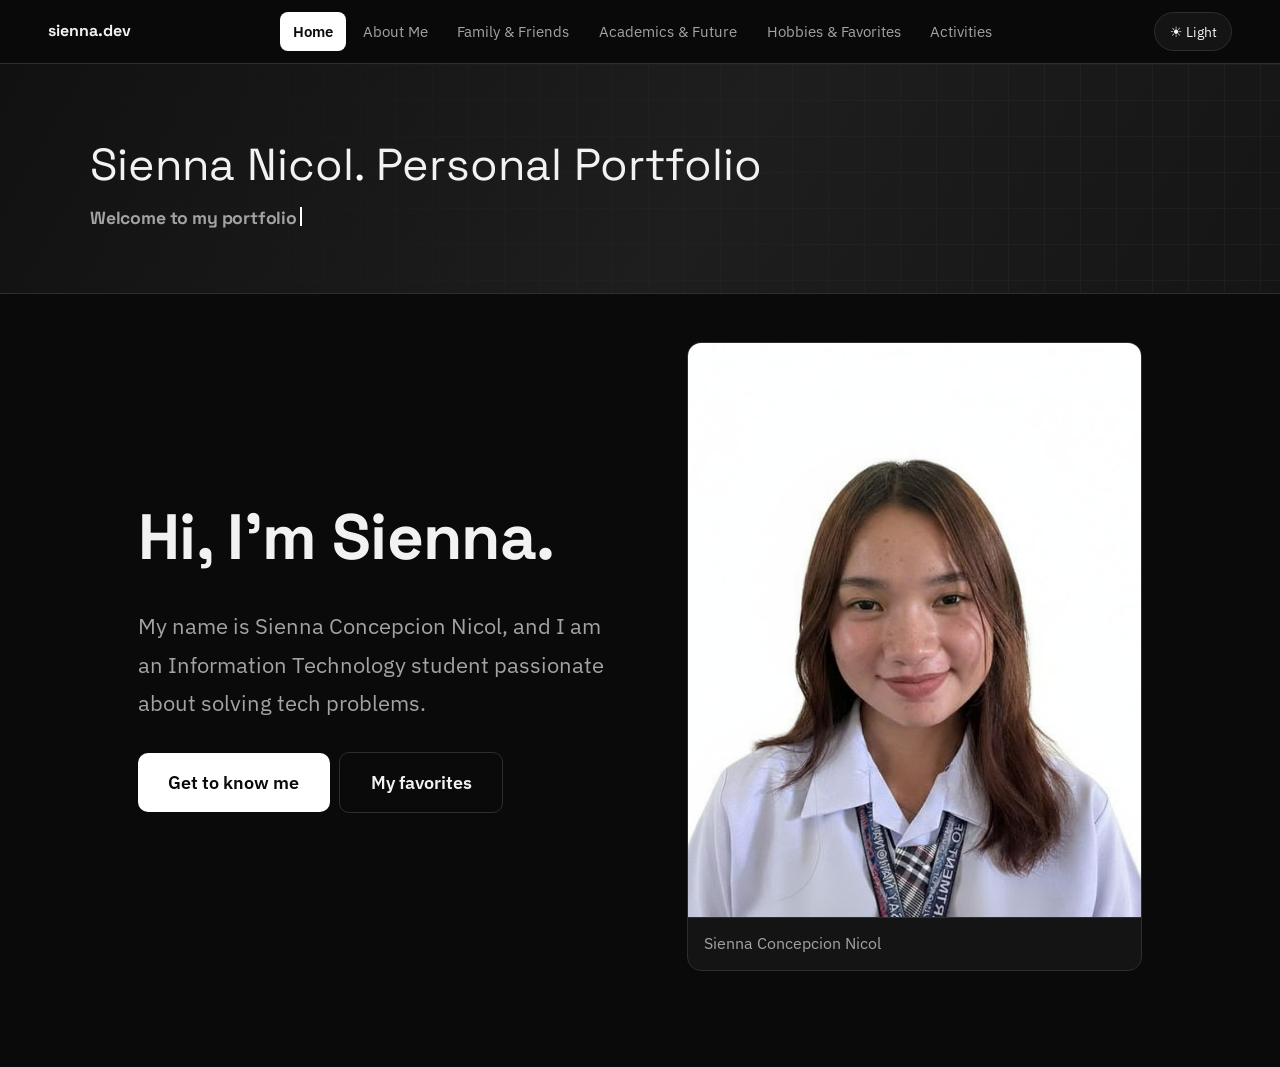
<file: index.html>
<!DOCTYPE html>
<html lang="en">
<head>
<meta charset="UTF-8">
<meta name="viewport" content="width=device-width, initial-scale=1">
<title>Home | Sienna Nicol Portfolio</title>
<link rel="preconnect" href="https://fonts.googleapis.com">
<link rel="preconnect" href="https://fonts.gstatic.com" crossorigin>
<link href="https://fonts.googleapis.com/css2?family=IBM+Plex+Sans:wght@400;600&family=Space+Grotesk:wght@500;700&display=swap" rel="stylesheet">
<link rel="stylesheet" href="styles.css">
<script>document.documentElement.classList.add("js");try{var t=localStorage.getItem("theme");if(t)document.documentElement.setAttribute("data-theme",t)}catch(e){}</script>
<script src="script.js" defer></script>
</head>
<body>
<nav class="nav" aria-label="Main navigation">
  <a class="brand" href="index.html">sienna.dev</a>
  <ul>
    <li><a href="index.html" class="active" aria-current="page">Home</a></li>
    <li><a href="about.html">About Me</a></li>
    <li><a href="family.html">Family &amp; Friends</a></li>
    <li><a href="academics.html">Academics &amp; Future</a></li>
    <li><a href="hobbies.html">Hobbies &amp; Favorites</a></li>
        <li><a href="activities.html">Activities</a></li>
  </ul>
</nav>
<header class="banner">
  <div class="banner-inner">
    <p class="site-title">Sienna Nicol<span>.</span> Personal Portfolio</p>
    <h1 class="page-title">Welcome to my portfolio</h1>
  </div>
</header>
<main>
<section class="hero hero-lg">
  <div>
    <h2>Hi, I'm Sienna.</h2>
    <p>My name is Sienna Concepcion Nicol, and I am an Information Technology student passionate about solving tech problems.</p>
    <a class="btn" href="about.html">Get to know me</a><a class="btn ghost" href="hobbies.html">My favorites</a>
  </div>
  <figure class="pic portrait"><div class="frame"><div class="ph" role="img" aria-label="Image placeholder"><svg viewBox="0 0 48 32" aria-hidden="true"><path d="M0 32 14 12l10 12 8-10 16 18z"/><circle cx="36" cy="8" r="4"/></svg></div>
    <!-- CHANGE src TO YOUR IMAGE FILE NAME -->
    <img src="sena.jpg" alt="Photo of Sienna" onerror="this.remove()"></div><figcaption>Sienna Concepcion Nicol</figcaption></figure>
</section>
</main>
</body>
</html>
</file>
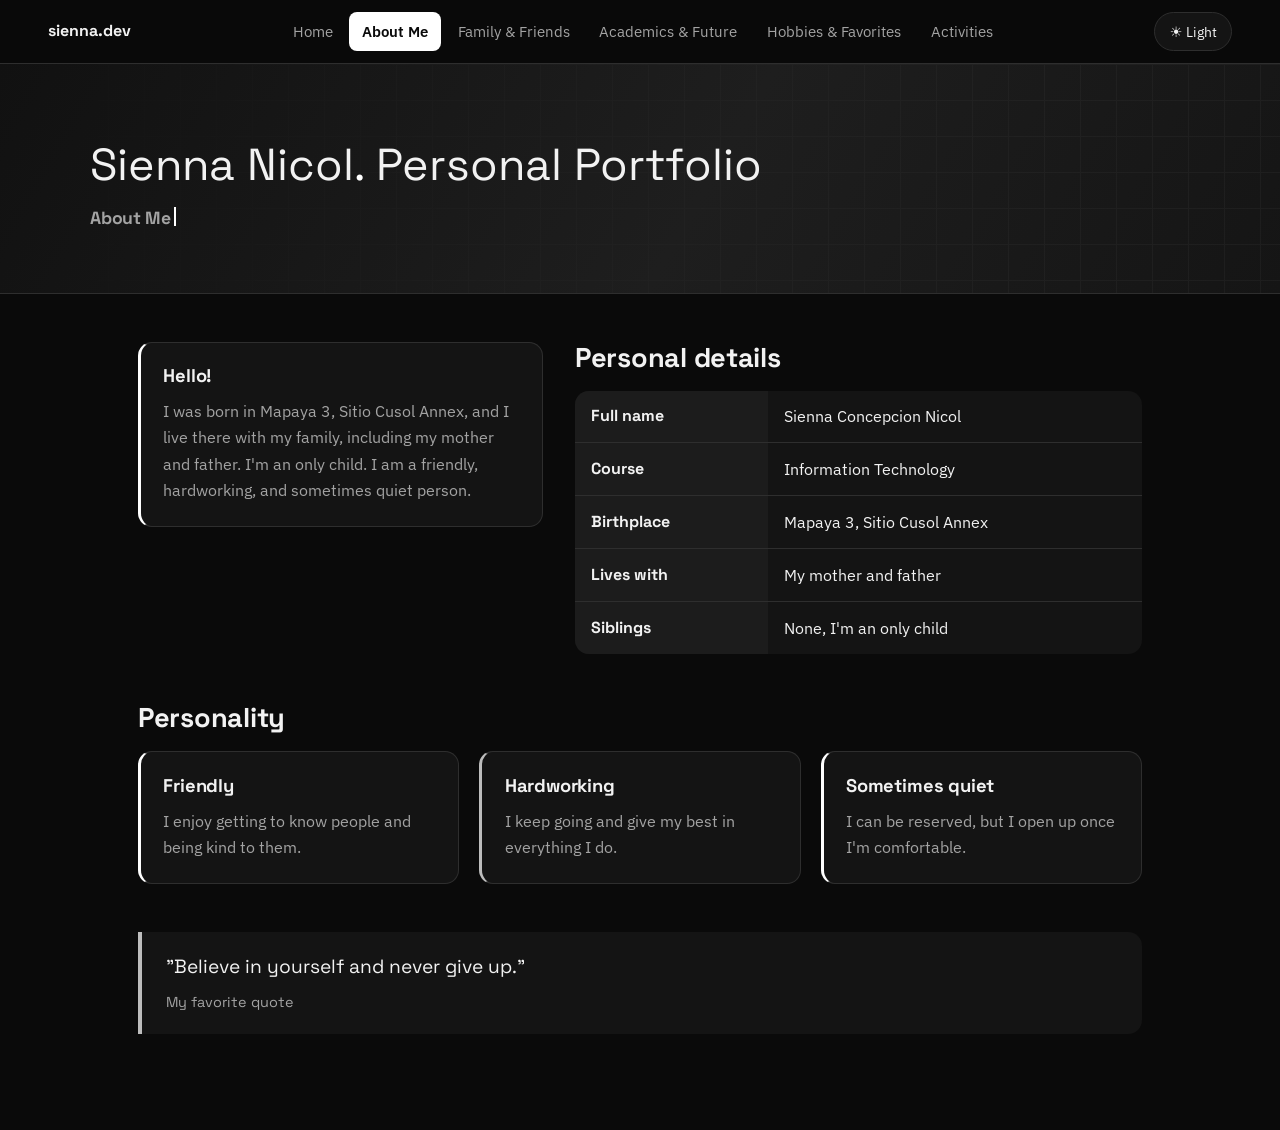
<file: about.html>
<!DOCTYPE html>
<html lang="en">
<head>
<meta charset="UTF-8">
<meta name="viewport" content="width=device-width, initial-scale=1">
<title>About Me | Sienna Nicol Portfolio</title>
<link rel="preconnect" href="https://fonts.googleapis.com">
<link rel="preconnect" href="https://fonts.gstatic.com" crossorigin>
<link href="https://fonts.googleapis.com/css2?family=IBM+Plex+Sans:wght@400;600&family=Space+Grotesk:wght@500;700&display=swap" rel="stylesheet">
<link rel="stylesheet" href="styles.css">
<script>document.documentElement.classList.add("js");try{var t=localStorage.getItem("theme");if(t)document.documentElement.setAttribute("data-theme",t)}catch(e){}</script>
<script src="script.js" defer></script>
</head>
<body>
<nav class="nav" aria-label="Main navigation">
  <a class="brand" href="index.html">sienna.dev</a>
  <ul>
    <li><a href="index.html">Home</a></li>
    <li><a href="about.html" class="active" aria-current="page">About Me</a></li>
    <li><a href="family.html">Family &amp; Friends</a></li>
    <li><a href="academics.html">Academics &amp; Future</a></li>
    <li><a href="hobbies.html">Hobbies &amp; Favorites</a></li>
    <li><a href="activities.html">Activities</a></li>
  </ul>
</nav>
<header class="banner">
  <div class="banner-inner">
    <p class="site-title">Sienna Nicol<span>.</span> Personal Portfolio</p>
    <h1 class="page-title">About Me</h1>
  </div>
</header>
<main>
<section class="split">
  <div class="card feature">
    <h3>Hello!</h3>
    <p>I was born in Mapaya 3, Sitio Cusol Annex, and I live there with my family, including my mother and father. I'm an only child. I am a friendly, hardworking, and sometimes quiet person.</p>
  </div>
  <div>
    <h2>Personal details</h2>
    <div class="table-wrap"><table><tbody>
      <tr><th>Full name</th><td>Sienna Concepcion Nicol</td></tr>
      <tr><th>Course</th><td>Information Technology</td></tr>
      <tr><th>Birthplace</th><td>Mapaya 3, Sitio Cusol Annex</td></tr>
      <tr><th>Lives with</th><td>My mother and father</td></tr>
      <tr><th>Siblings</th><td>None, I'm an only child</td></tr>
    </tbody></table></div>
  </div>
</section>
<section>
  <h2>Personality</h2>
  <div class="grid">
    <div class="card feature"><h3>Friendly</h3><p>I enjoy getting to know people and being kind to them.</p></div>
    <div class="card feature alt"><h3>Hardworking</h3><p>I keep going and give my best in everything I do.</p></div>
    <div class="card feature"><h3>Sometimes quiet</h3><p>I can be reserved, but I open up once I'm comfortable.</p></div>
  </div>
</section>
<section><blockquote>"Believe in yourself and never give up."<cite>My favorite quote</cite></blockquote></section>
</main>
</body>
</html>
</file>
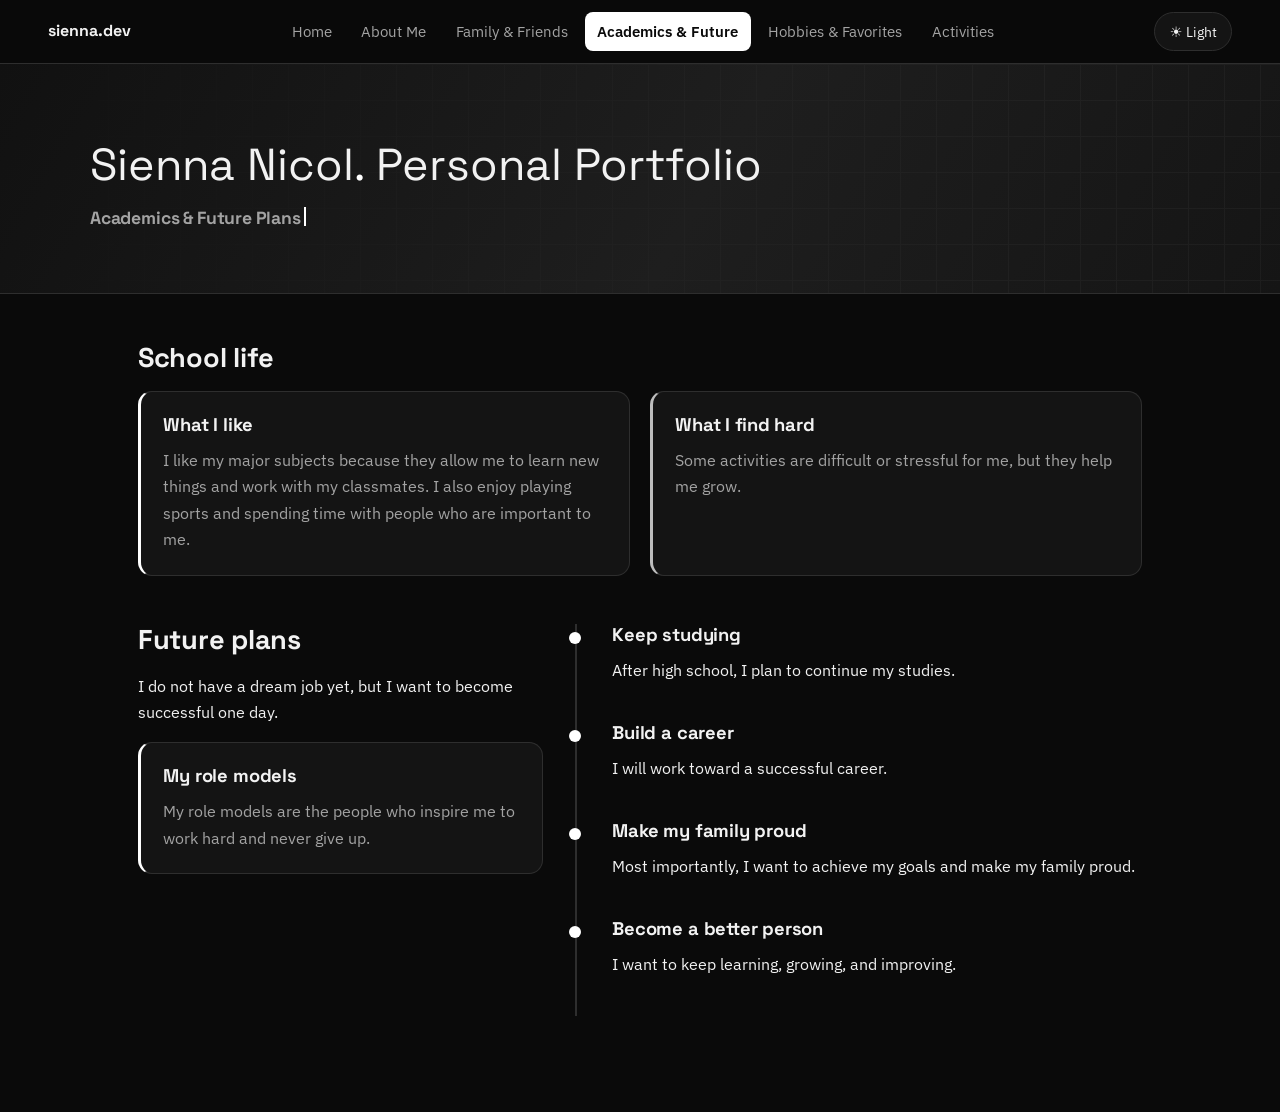
<file: academics.html>
<!DOCTYPE html>
<html lang="en">
<head>
<meta charset="UTF-8">
<meta name="viewport" content="width=device-width, initial-scale=1">
<title>Academics &amp; Future Plans | Sienna Nicol Portfolio</title>
<link rel="preconnect" href="https://fonts.googleapis.com">
<link rel="preconnect" href="https://fonts.gstatic.com" crossorigin>
<link href="https://fonts.googleapis.com/css2?family=IBM+Plex+Sans:wght@400;600&family=Space+Grotesk:wght@500;700&display=swap" rel="stylesheet">
<link rel="stylesheet" href="styles.css">
<script>document.documentElement.classList.add("js");try{var t=localStorage.getItem("theme");if(t)document.documentElement.setAttribute("data-theme",t)}catch(e){}</script>
<script src="script.js" defer></script>
</head>
<body>
<nav class="nav" aria-label="Main navigation">
  <a class="brand" href="index.html">sienna.dev</a>
  <ul>
    <li><a href="index.html">Home</a></li>
    <li><a href="about.html">About Me</a></li>
    <li><a href="family.html">Family &amp; Friends</a></li>
    <li><a href="academics.html" class="active" aria-current="page">Academics &amp; Future</a></li>
    <li><a href="hobbies.html">Hobbies &amp; Favorites</a></li>
    <li><a href="activities.html">Activities</a></li>
  </ul>
</nav>
<header class="banner">
  <div class="banner-inner">
    <p class="site-title">Sienna Nicol<span>.</span> Personal Portfolio</p>
    <h1 class="page-title">Academics &amp; Future Plans</h1>
  </div>
</header>
<main>
<section>
  <h2>School life</h2>
  <div class="two-col">
    <div class="card feature"><h3>What I like</h3><p>I like my major subjects because they allow me to learn new things and work with my classmates. I also enjoy playing sports and spending time with people who are important to me.</p></div>
    <div class="card feature alt"><h3>What I find hard</h3><p>Some activities are difficult or stressful for me, but they help me grow.</p></div>
  </div>
</section>
<section class="split">
  <div>
    <h2>Future plans</h2>
    <p>I do not have a dream job yet, but I want to become successful one day.</p>
    <div class="card feature"><h3>My role models</h3><p>My role models are the people who inspire me to work hard and never give up.</p></div>
  </div>
  <ol class="timeline">
    <li><h3>Keep studying</h3><p>After high school, I plan to continue my studies.</p></li>
    <li><h3>Build a career</h3><p>I will work toward a successful career.</p></li>
    <li><h3>Make my family proud</h3><p>Most importantly, I want to achieve my goals and make my family proud.</p></li>
    <li><h3>Become a better person</h3><p>I want to keep learning, growing, and improving.</p></li>
  </ol>
</section>
</main>
</body>
</html>
</file>
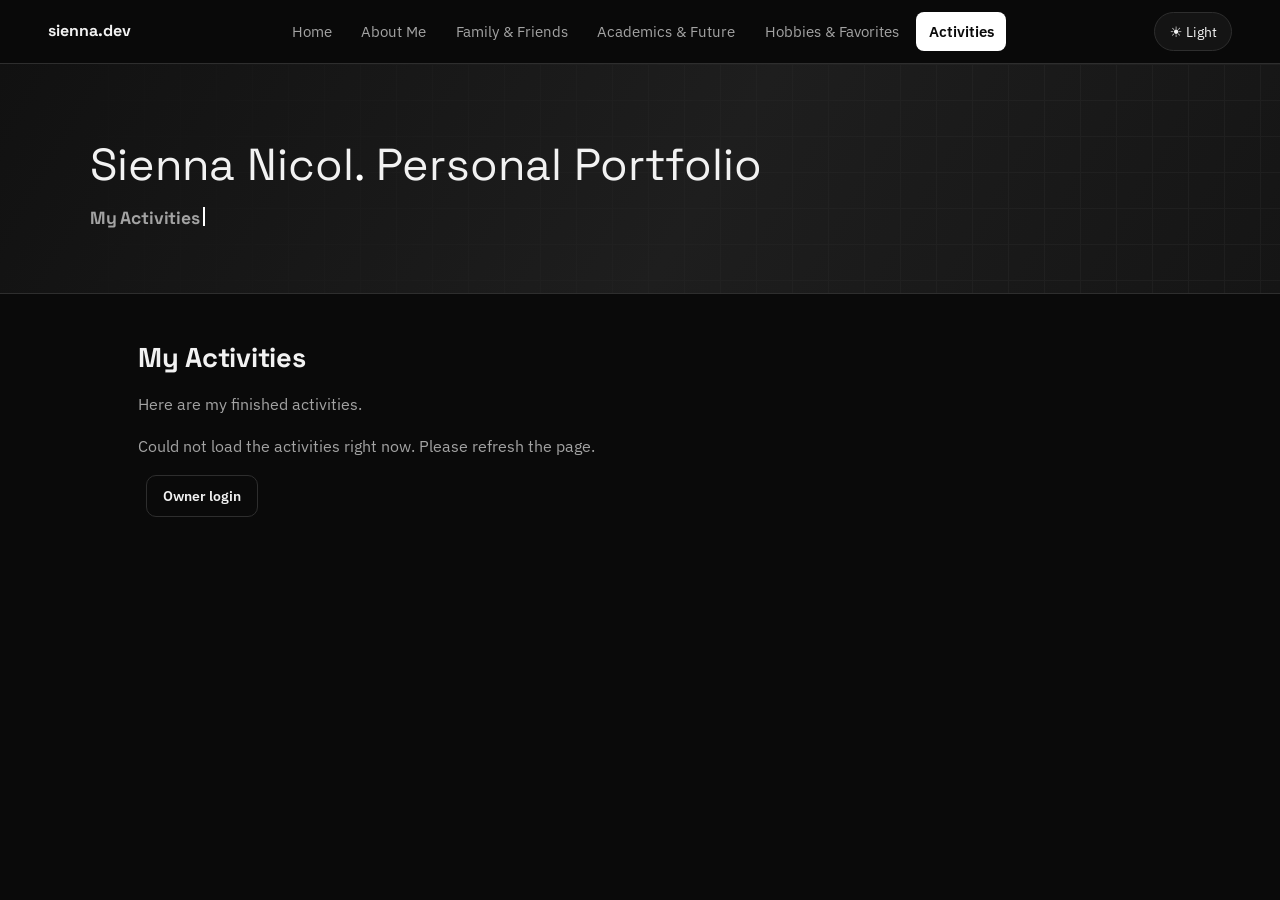
<file: activities.html>
<!DOCTYPE html>
<html lang="en">
<head>
<meta charset="UTF-8">
<meta name="viewport" content="width=device-width, initial-scale=1">
<title>My Activities | Sienna Nicol</title>
<link rel="preconnect" href="https://fonts.googleapis.com">
<link rel="preconnect" href="https://fonts.gstatic.com" crossorigin>
<link href="https://fonts.googleapis.com/css2?family=IBM+Plex+Sans:wght@400;600&family=Space+Grotesk:wght@500;700&display=swap" rel="stylesheet">
<link rel="stylesheet" href="styles.css">
<script>document.documentElement.classList.add("js");try{var t=localStorage.getItem("theme");if(t)document.documentElement.setAttribute("data-theme",t)}catch(e){}</script>
<script src="script.js" defer></script>
</head>
<body>
<nav class="nav" aria-label="Main navigation">
  <a class="brand" href="index.html">sienna.dev</a>
  <ul>
    <li><a href="index.html">Home</a></li>
    <li><a href="about.html">About Me</a></li>
    <li><a href="family.html">Family &amp; Friends</a></li>
    <li><a href="academics.html">Academics &amp; Future</a></li>
    <li><a href="hobbies.html">Hobbies &amp; Favorites</a></li>
    <li><a href="activities.html" class="active" aria-current="page">Activities</a></li>
  </ul>
</nav>
<header class="banner">
  <div class="banner-inner">
    <p class="site-title">Sienna Nicol<span>.</span> Personal Portfolio</p>
    <h1 class="page-title">My Activities</h1>
  </div>
</header>
<main>
<section>
  <h2>My Activities</h2>
  <p class="muted">Here are my finished activities.</p>

  <div id="owner-zone" hidden>
    <div class="dropzone" id="dropzone" tabindex="0" role="button" aria-label="Add activity files">
      <strong>Drop my finished activities here</strong>
      <span class="muted">or click to choose files (photos, PDF, Word, PowerPoint)</span>
    </div>
    <input type="file" id="act-files" multiple hidden>
    <p class="muted" id="owner-msg" role="status"></p>
  </div>

  <p class="muted" id="act-status">Loading activities...</p>
  <div id="sections"></div>

  <p class="note">
    <button class="btn ghost small" id="owner-btn" type="button">Owner login</button>
    <button class="btn ghost small" id="logout" type="button" hidden>Log out</button>
  </p>
</section>
</main>
<script>
(function () {
  var USER = "siennanicol", REPO = "portfolio", FOLDER = "activities";
  var API = "https://api.github.com/repos/" + USER + "/" + REPO + "/contents/" + FOLDER;
  var IMG = ["jpg", "jpeg", "png", "gif", "webp"], MAX_MB = 25;
  var $ = function (id) { return document.getElementById(id); };
  var sections = $("sections"), status = $("act-status"), msg = $("owner-msg");
  var zone = $("owner-zone"), drop = $("dropzone"), input = $("act-files");
  var current = [];

  function token() { try { return localStorage.getItem("gh_token") || ""; } catch (e) { return ""; } }
  function hdrs() {
    var h = { Accept: "application/vnd.github+json" };
    if (token()) h.Authorization = "Bearer " + token();
    return h;
  }
  function nice(n) { return n.replace(/\.[^.]+$/, "").replace(/[-_]+/g, " ").trim(); }
  function owner() { return !!token(); }

  function syncOwnerUI() {
    zone.hidden = !owner();
    $("logout").hidden = !owner();
    $("owner-btn").hidden = owner();
  }

  var GROUPS = [
    { key: "photos", title: "Photos", ext: IMG },
    { key: "pdf", title: "PDF Files", ext: ["pdf"] },
    { key: "word", title: "Word Documents", ext: ["doc", "docx"] },
    { key: "ppt", title: "PowerPoint", ext: ["ppt", "pptx"] },
    { key: "excel", title: "Excel / Spreadsheets", ext: ["xls", "xlsx", "csv"] },
    { key: "other", title: "Other Files", ext: [] }
  ];
  function extOf(f) { return f.name.split(".").pop().toLowerCase(); }
  function groupOf(f) {
    var e = extOf(f);
    for (var i = 0; i < GROUPS.length - 1; i++) if (GROUPS[i].ext.indexOf(e) > -1) return GROUPS[i].key;
    return "other";
  }

  function card(f) {
    var ext = extOf(f), url = FOLDER + "/" + encodeURIComponent(f.name);
    var c = document.createElement("div");
    c.className = "card";
    if (IMG.indexOf(ext) > -1) {
      var img = document.createElement("img");
      img.className = "act-img"; img.src = url; img.alt = nice(f.name); img.loading = "lazy";
      c.appendChild(img);
    } else {
      var b = document.createElement("div");
      b.className = "file-badge"; b.textContent = ext.toUpperCase();
      c.appendChild(b);
    }
    var h3 = document.createElement("h3");
    h3.textContent = nice(f.name);
    var box = document.createElement("div");
    box.className = "act-actions";
    var a = document.createElement("a");
    a.className = "btn small"; a.href = url; a.target = "_blank"; a.rel = "noopener"; a.textContent = "Open";
    box.appendChild(a);
    if (owner()) {
      var d = document.createElement("button");
      d.type = "button"; d.className = "btn ghost small"; d.textContent = "Delete";
      d.addEventListener("click", function () { remove(f); });
      box.appendChild(d);
    }
    c.append(h3, box);
    return c;
  }

  function render(files) {
    sections.innerHTML = "";
    files = files.filter(function (f) { return f.type === "file" && !/^readme\./i.test(f.name); });
    current = files;
    status.textContent = files.length ? files.length + " file" + (files.length === 1 ? "" : "s") + " in total" : "No activities yet.";
    GROUPS.forEach(function (g) {
      var items = files.filter(function (f) { return groupOf(f) === g.key; });
      if (g.key === "other" && !items.length) return;
      var sec = document.createElement("section");
      var h2 = document.createElement("h2");
      h2.textContent = g.title + " (" + items.length + ")";
      sec.appendChild(h2);
      if (!items.length) {
        var p = document.createElement("p");
        p.className = "muted"; p.textContent = "Nothing here yet.";
        sec.appendChild(p);
      } else {
        var gr = document.createElement("div");
        gr.className = "grid";
        items.forEach(function (f) { gr.appendChild(card(f)); });
        sec.appendChild(gr);
      }
      sections.appendChild(sec);
    });
  }

  function load() {
    fetch(API + "?t=" + Date.now(), { headers: hdrs() })
      .then(function (r) { if (!r.ok) throw new Error(r.status); return r.json(); })
      .then(render)
      .catch(function () { status.textContent = "Could not load the activities right now. Please refresh the page."; });
  }

  function toBase64(file) {
    return new Promise(function (ok, bad) {
      var r = new FileReader();
      r.onload = function () { ok(String(r.result).split(",")[1]); };
      r.onerror = bad;
      r.readAsDataURL(file);
    });
  }

  function upload(file) {
    if (file.size > MAX_MB * 1024 * 1024) return Promise.reject(new Error(file.name + " is bigger than " + MAX_MB + " MB."));
    var name = file.name.trim().replace(/\s+/g, "-");
    if (current.some(function (f) { return f.name === name; })) name = Date.now() + "-" + name;
    return toBase64(file).then(function (b64) {
      var h = hdrs(); h["Content-Type"] = "application/json";
      return fetch(API + "/" + encodeURIComponent(name), {
        method: "PUT", headers: h,
        body: JSON.stringify({ message: "Add activity " + name, content: b64 })
      });
    }).then(function (r) {
      if (r.status === 401 || r.status === 403) throw new Error("Your token is not valid or has no permission. Log out and log in again.");
      if (!r.ok) throw new Error("Upload failed (" + r.status + ").");
    });
  }

  function handle(list) {
    var files = Array.prototype.slice.call(list), i = 0;
    if (!files.length) return;
    (function next() {
      if (i >= files.length) {
        msg.textContent = "Done! New files may take 1 to 2 minutes before everyone can open them.";
        load(); return;
      }
      msg.textContent = "Uploading " + (i + 1) + " of " + files.length + "...";
      upload(files[i++]).then(next).catch(function (e) { msg.textContent = e.message; load(); });
    })();
  }

  function remove(f) {
    if (!confirm("Delete " + f.name + "?")) return;
    var h = hdrs(); h["Content-Type"] = "application/json";
    fetch(API + "/" + encodeURIComponent(f.name), {
      method: "DELETE", headers: h,
      body: JSON.stringify({ message: "Delete activity " + f.name, sha: f.sha })
    }).then(function (r) { if (!r.ok) throw new Error(); load(); })
      .catch(function () { msg.textContent = "Could not delete the file."; });
  }

  drop.addEventListener("click", function () { input.click(); });
  drop.addEventListener("keydown", function (e) { if (e.key === "Enter" || e.key === " ") { e.preventDefault(); input.click(); } });
  input.addEventListener("change", function () { handle(input.files); input.value = ""; });
  ["dragenter", "dragover"].forEach(function (t) {
    drop.addEventListener(t, function (e) { e.preventDefault(); drop.classList.add("drag"); });
  });
  ["dragleave", "drop"].forEach(function (t) {
    drop.addEventListener(t, function (e) { e.preventDefault(); drop.classList.remove("drag"); });
  });
  drop.addEventListener("drop", function (e) { handle(e.dataTransfer.files); });

  $("owner-btn").addEventListener("click", function () {
    var t = prompt("Paste your GitHub token (only you should have this):");
    if (t && t.trim()) { try { localStorage.setItem("gh_token", t.trim()); } catch (e) {} syncOwnerUI(); load(); }
  });
  $("logout").addEventListener("click", function () {
    try { localStorage.removeItem("gh_token"); } catch (e) {}
    msg.textContent = ""; syncOwnerUI(); load();
  });

  syncOwnerUI();
  load();
})();
</script>
</body>
</html>
</file>
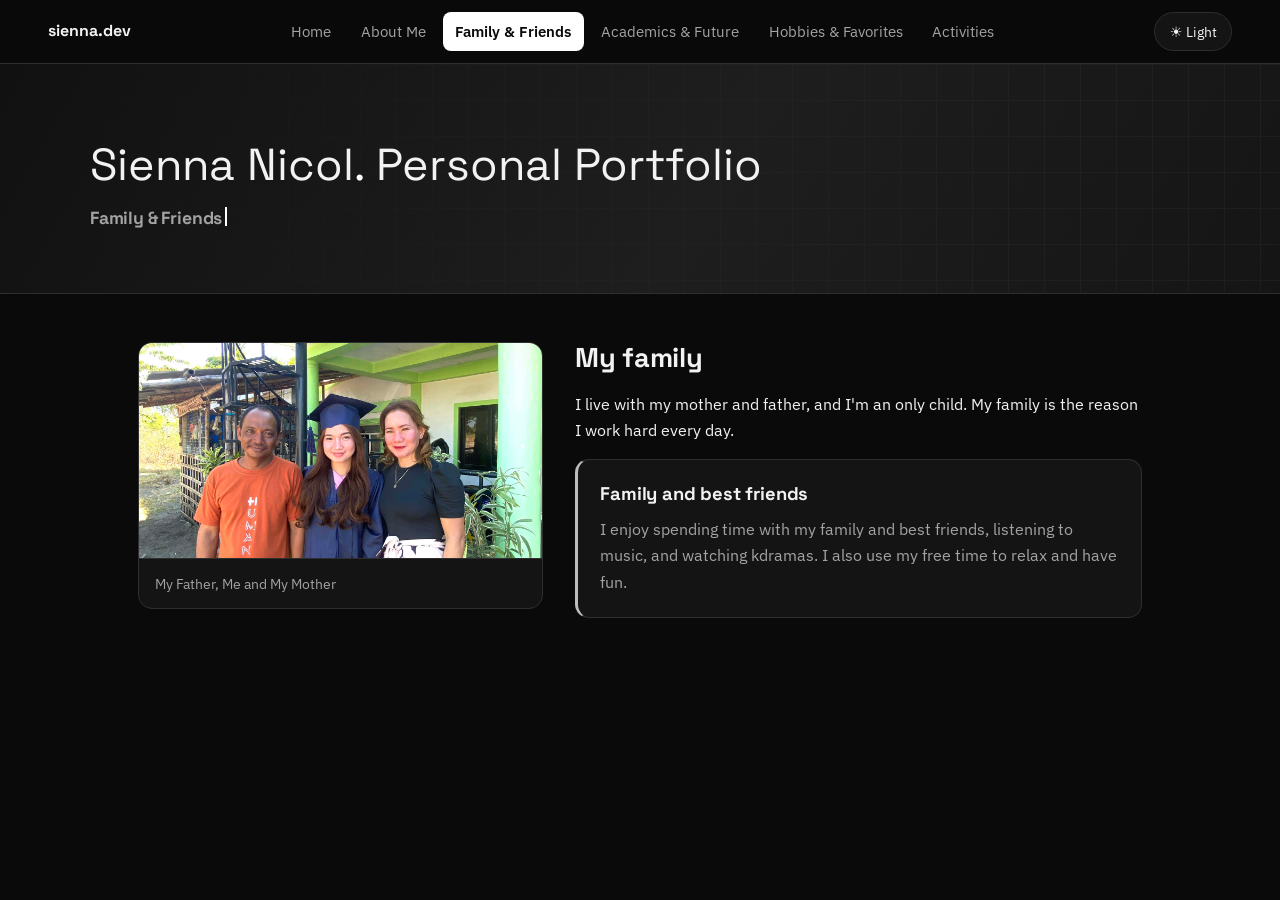
<file: family.html>
<!DOCTYPE html>
<html lang="en">
<head>
<meta charset="UTF-8">
<meta name="viewport" content="width=device-width, initial-scale=1">
<title>Family &amp; Friends | Sienna Nicol Portfolio</title>
<link rel="preconnect" href="https://fonts.googleapis.com">
<link rel="preconnect" href="https://fonts.gstatic.com" crossorigin>
<link href="https://fonts.googleapis.com/css2?family=IBM+Plex+Sans:wght@400;600&family=Space+Grotesk:wght@500;700&display=swap" rel="stylesheet">
<link rel="stylesheet" href="styles.css">
<script>document.documentElement.classList.add("js");try{var t=localStorage.getItem("theme");if(t)document.documentElement.setAttribute("data-theme",t)}catch(e){}</script>
<script src="script.js" defer></script>
</head>
<body>
<nav class="nav" aria-label="Main navigation">
  <a class="brand" href="index.html">sienna.dev</a>
  <ul>
    <li><a href="index.html">Home</a></li>
    <li><a href="about.html">About Me</a></li>
    <li><a href="family.html" class="active" aria-current="page">Family &amp; Friends</a></li>
    <li><a href="academics.html">Academics &amp; Future</a></li>
    <li><a href="hobbies.html">Hobbies &amp; Favorites</a></li>
    <li><a href="activities.html">Activities</a></li>
  </ul>
</nav>
<header class="banner">
  <div class="banner-inner">
    <p class="site-title">Sienna Nicol<span>.</span> Personal Portfolio</p>
    <h1 class="page-title">Family &amp; Friends</h1>
  </div>
</header>
<main>
<section class="split">
  <figure class="pic wide"><div class="frame"><div class="ph" role="img" aria-label="Image placeholder"><svg viewBox="0 0 48 32" aria-hidden="true"><path d="M0 32 14 12l10 12 8-10 16 18z"/><circle cx="36" cy="8" r="4"/></svg></div>
    <!-- CHANGE src TO YOUR IMAGE FILE NAME -->
    <img src="family.jpg" alt="My family together in one photo" onerror="this.remove()"></div><figcaption>My Father, Me and My Mother</figcaption></figure>
  <div>
    <h2>My family</h2>
    <p>I live with my mother and father, and I'm an only child. My family is the reason I work hard every day.</p>
    <div class="card feature alt"><h3>Family and best friends</h3><p>I enjoy spending time with my family and best friends, listening to music, and watching kdramas. I also use my free time to relax and have fun.</p></div>
  </div>
</section>
</main>
</body>
</html>
</file>
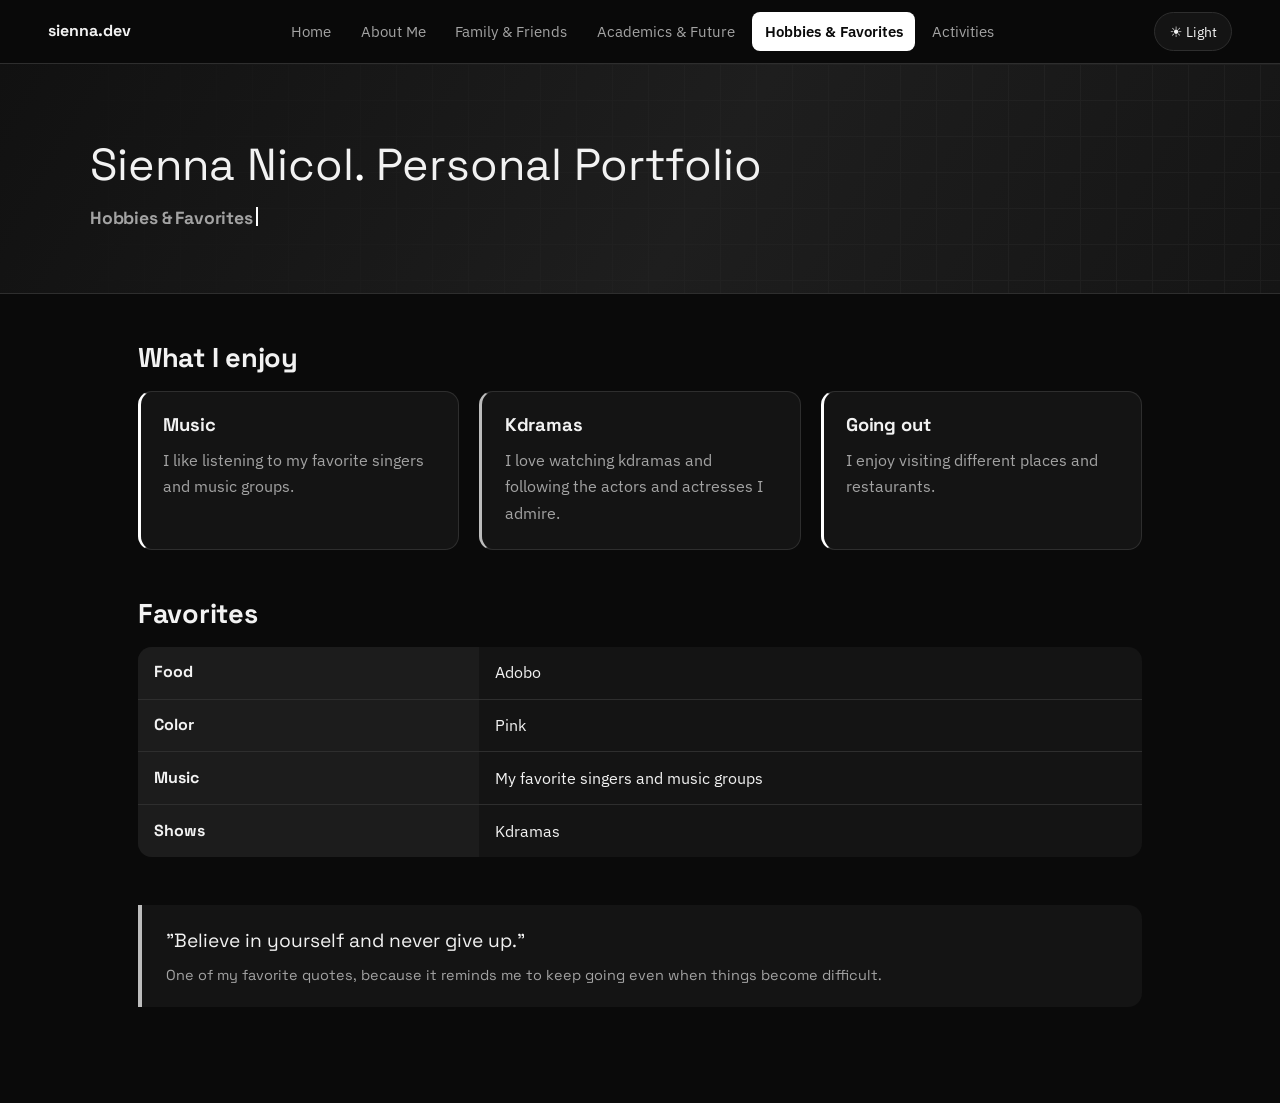
<file: hobbies.html>
<!DOCTYPE html>
<html lang="en">
<head>
<meta charset="UTF-8">
<meta name="viewport" content="width=device-width, initial-scale=1">
<title>Hobbies &amp; Favorites | Sienna Nicol Portfolio</title>
<link rel="preconnect" href="https://fonts.googleapis.com">
<link rel="preconnect" href="https://fonts.gstatic.com" crossorigin>
<link href="https://fonts.googleapis.com/css2?family=IBM+Plex+Sans:wght@400;600&family=Space+Grotesk:wght@500;700&display=swap" rel="stylesheet">
<link rel="stylesheet" href="styles.css">
<script>document.documentElement.classList.add("js");try{var t=localStorage.getItem("theme");if(t)document.documentElement.setAttribute("data-theme",t)}catch(e){}</script>
<script src="script.js" defer></script>
</head>
<body>
<nav class="nav" aria-label="Main navigation">
  <a class="brand" href="index.html">sienna.dev</a>
  <ul>
    <li><a href="index.html">Home</a></li>
    <li><a href="about.html">About Me</a></li>
    <li><a href="family.html">Family &amp; Friends</a></li>
    <li><a href="academics.html">Academics &amp; Future</a></li>
    <li><a href="hobbies.html" class="active" aria-current="page">Hobbies &amp; Favorites</a></li>
    <li><a href="activities.html">Activities</a></li>
  </ul>
</nav>
<header class="banner">
  <div class="banner-inner">
    <p class="site-title">Sienna Nicol<span>.</span> Personal Portfolio</p>
    <h1 class="page-title">Hobbies &amp; Favorites</h1>
  </div>
</header>
<main>
<section>
  <h2>What I enjoy</h2>
  <div class="grid">
    <div class="card feature"><h3>Music</h3><p>I like listening to my favorite singers and music groups.</p></div>
    <div class="card feature alt"><h3>Kdramas</h3><p>I love watching kdramas and following the actors and actresses I admire.</p></div>
    <div class="card feature"><h3>Going out</h3><p>I enjoy visiting different places and restaurants.</p></div>
  </div>
</section>
<section>
  <h2>Favorites</h2>
  <div class="table-wrap"><table><tbody>
    <tr><th>Food</th><td>Adobo</td></tr>
    <tr><th>Color</th><td>Pink</td></tr>
    <tr><th>Music</th><td>My favorite singers and music groups</td></tr>
    <tr><th>Shows</th><td>Kdramas</td></tr>
  </tbody></table></div>
</section>
<section>
  <blockquote>"Believe in yourself and never give up."<cite>One of my favorite quotes, because it reminds me to keep going even when things become difficult.</cite></blockquote>
</section>
</main>
</body>
</html>
</file>
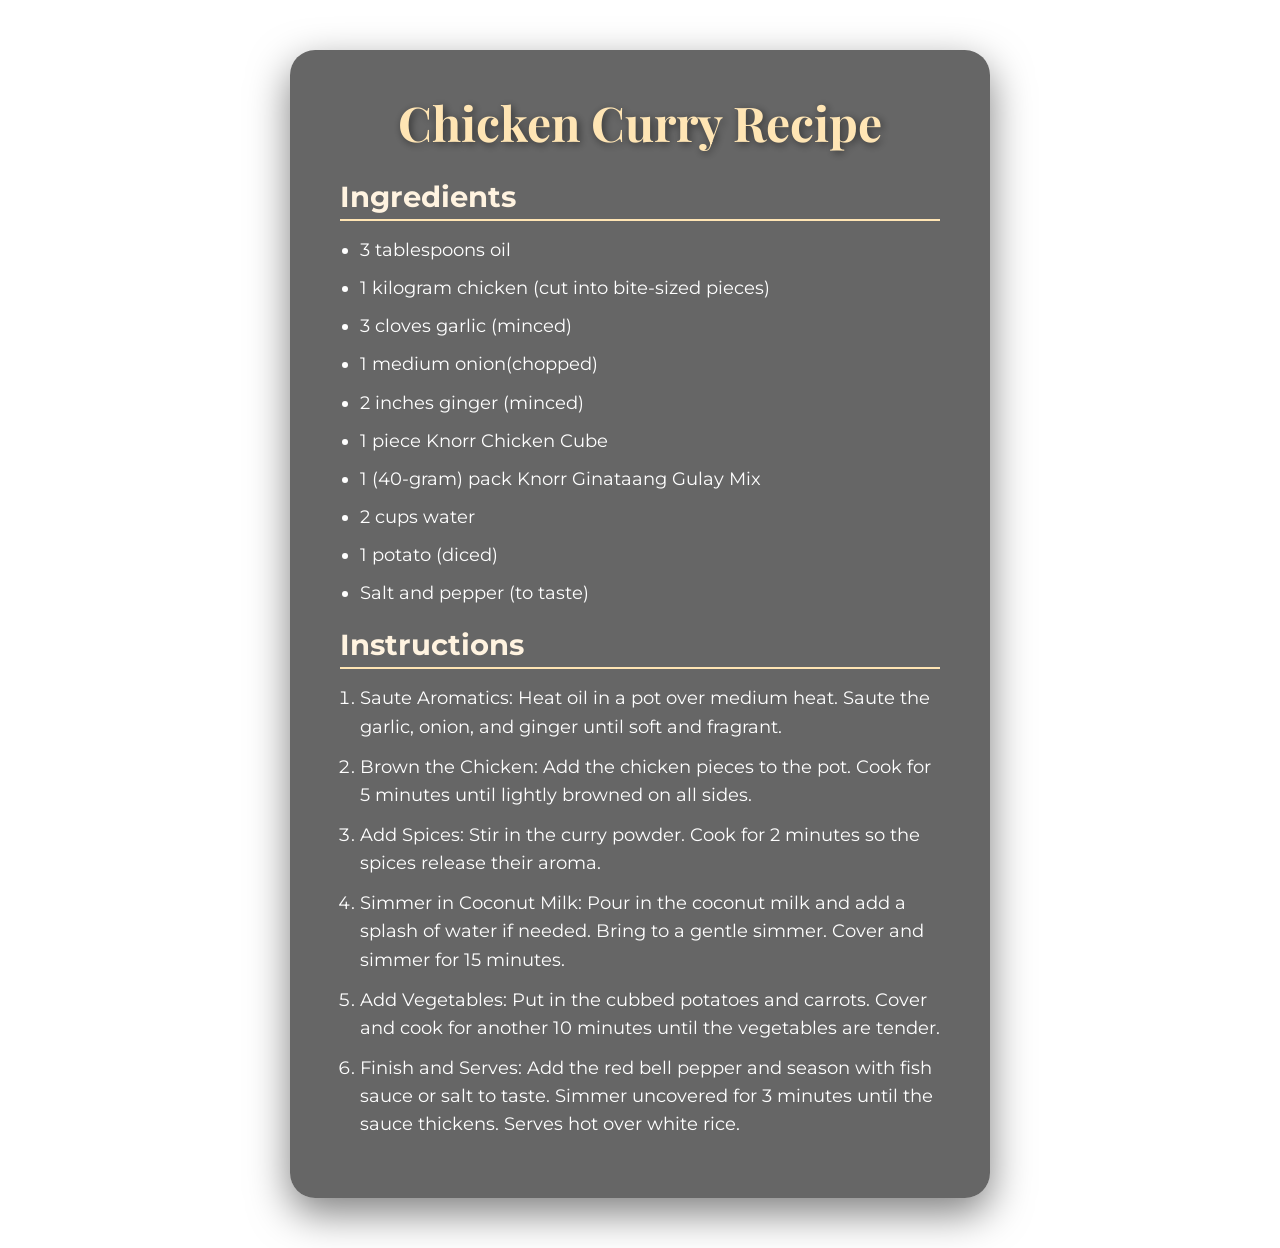
<file: activities/chickencurry.html>
<!DOCTYPE html>
<html lang="en">
<head>
<meta charset="UTF-8">
<title>Chicken Curry Recipe</title>

<!-- Google Fonts -->
<link href="https://fonts.googleapis.com/css2?family=Montserrat:wght@400;600&family=Playfair+Display:wght@700&display=swap" rel="stylesheet">

<style>
    * {
        box-sizing: border-box;
        margin: 0;
        padding: 0;
    }

    body {
        font-family: 'Montserrat', sans-serif;
        background: url('https://uploads.onecompiler.io/454uh429d/1790824617836/chickencurry.jfif') no-repeat center center fixed;
        background-size: cover;
        display: flex;
        justify-content: center;
        align-items: flex-start;
        min-height: 100vh;
        padding: 50px 20px;
        color: #fff;
    }

    /* Transparent overlay for readability */
    .container {
        background: rgba(0, 0, 0, 0.6);
        backdrop-filter: blur(6px);
        padding: 40px 50px;
        border-radius: 25px;
        max-width: 700px;
        width: 100%;
        box-shadow: 0 15px 40px rgba(0,0,0,0.5);
        text-align: left;
        transition: transform 0.3s ease, box-shadow 0.3s ease;
    }

    .container:hover {
        transform: translateY(-5px);
        box-shadow: 0 20px 50px rgba(0,0,0,0.6);
    }

    h1 {
        font-family: 'Playfair Display', serif;
        font-size: 3em;
        text-align: center;
        margin-bottom: 25px;
        text-shadow: 2px 2px 8px rgba(0,0,0,0.5);
        color: #ffe5b4;
    }

    h2 {
        font-size: 1.8em;
        margin: 20px 0 15px;
        border-bottom: 2px solid #ffe5b4;
        padding-bottom: 5px;
        color: #fff3e0;
    }

    ul, ol {
        padding-left: 20px;
        margin-bottom: 20px;
    }

    li {
        margin-bottom: 10px;
        line-height: 1.6;
        font-size: 1.1em;
    }

    ol li {
        margin-bottom: 12px;
    }

    /* Optional: subtle hover effect on list items */
    li:hover {
        color: #ffd699;
        transition: 0.2s ease;
    }

    @media screen and (max-width: 768px) {
        .container {
            padding: 30px 25px;
        }

        h1 {
            font-size: 2.2em;
        }

        h2 {
            font-size: 1.5em;
        }
    }
</style>
</head>
<body>
    <div class="container">
        <h1>Chicken Curry Recipe</h1>

        <h2>Ingredients</h2>
        <ul>
            <li>3 tablespoons oil</li>
            <li>1 kilogram chicken (cut into bite-sized pieces)</li>
            <li>3 cloves garlic (minced)</li>
            <li>1 medium onion(chopped)</li>
            <li>2 inches ginger (minced)</li>
            <li>1 piece Knorr Chicken Cube</li>
            <li>1 (40-gram) pack Knorr Ginataang Gulay Mix</li>
            <li>2 cups water</li>
			<li>1 potato (diced)</li>
			<li>Salt and pepper (to taste)</li>
        </ul>

        <h2>Instructions</h2>
        <ol>
            <li>Saute Aromatics: Heat oil in a pot over medium heat. Saute the garlic, onion, and ginger until soft and fragrant.</li>
            <li>Brown the Chicken: Add the chicken pieces to the pot. Cook for 5 minutes until lightly browned on all sides.</li>
            <li>Add Spices: Stir in the curry powder. Cook for 2 minutes so the spices release their aroma.</li>
            <li>Simmer in Coconut Milk: Pour in the coconut milk and add a splash of water if needed. Bring to a gentle simmer. Cover and simmer for 15 minutes.</li>
            <li>Add Vegetables: Put in the cubbed potatoes and carrots. Cover and cook for another 10 minutes until the vegetables are tender.</li>
            <li>Finish and Serves: Add the red bell pepper and season with fish sauce or salt to taste. Simmer uncovered for 3 minutes until the sauce thickens. Serves hot over white rice.</li>
       </ol>
    </div>
</body>
</html>
</file>
<file: styles.css>
/* ---------- Tokens ---------- */
:root{
  --bg:#0a0a0a; --surface:#141414; --surface-2:#1c1c1c; --line:#2e2e2e;
  --text:#f2f2f2; --muted:#a3a3a3; --accent:#ffffff; --accent-2:#bdbdbd;
  --radius:14px; --nav-h:64px;
  --font-head:"Space Grotesk","Segoe UI",system-ui,sans-serif;
  --font-body:"IBM Plex Sans","Segoe UI",system-ui,sans-serif;
}
*,*::before,*::after{box-sizing:border-box}
html{scroll-behavior:smooth}
body{margin:0;background:var(--bg);color:var(--text);font-family:var(--font-body);line-height:1.65;padding-top:var(--nav-h)}
img,svg{max-width:100%}
a{color:var(--accent);text-decoration:none}
a:hover{text-decoration:underline}
:focus-visible{outline:2px solid var(--accent);outline-offset:3px;border-radius:6px}
h1,h2,h3{font-family:var(--font-head);line-height:1.2;margin:0 0 .6em;letter-spacing:-.01em}
h1{font-size:clamp(2rem,5vw,3.2rem)} h2{font-size:1.7rem} h3{font-size:1.15rem}
p{margin:0 0 1em;max-width:68ch}
.muted{color:var(--muted)}

/* ---------- Fixed navigation ---------- */
.nav{position:fixed;inset:0 0 auto 0;height:var(--nav-h);z-index:10;display:flex;align-items:center;justify-content:space-between;
  gap:1rem;padding:0 clamp(1rem,4vw,3rem);background:rgba(10,10,10,.92);backdrop-filter:blur(8px);border-bottom:1px solid var(--line)}
.brand{font-family:var(--font-head);font-weight:700;color:var(--text)}
.nav ul{display:flex;gap:.25rem;list-style:none;margin:0;padding:0;overflow-x:auto}
.nav li a{display:block;padding:.45rem .8rem;border-radius:8px;color:var(--muted);white-space:nowrap;font-size:.95rem;transition:background .2s,color .2s}
.nav li a:hover{background:var(--surface-2);color:var(--text);text-decoration:none}
.nav li a.active{color:var(--bg);background:var(--accent);font-weight:600}

/* ---------- Banner + title (every page) ---------- */
.banner{position:relative;overflow:hidden;border-bottom:1px solid var(--line);
  background:linear-gradient(120deg,#111 0%,#1e1e1e 55%,#151515 100%);padding:clamp(2rem,6vw,4rem) clamp(1rem,4vw,3rem)}
.banner::before{content:"";position:absolute;inset:0;opacity:.35;
  background-image:linear-gradient(var(--line) 1px,transparent 1px),linear-gradient(90deg,var(--line) 1px,transparent 1px);background-size:36px 36px;
  mask-image:linear-gradient(90deg,transparent,#000 80%)}
.banner-inner{position:relative;max-width:1100px;margin:0 auto}
.site-title{font-family:var(--font-head);font-size:clamp(1.8rem,4.5vw,2.8rem);margin:0}
.site-title span{color:var(--accent)}
.page-title{margin:.3rem 0 0;color:var(--muted);font-size:1.1rem}

/* ---------- Layout ---------- */
main{max-width:1100px;margin:0 auto;padding:clamp(1.5rem,4vw,3rem) clamp(1rem,4vw,3rem)}
section{margin-bottom:3rem}
.hero{display:grid;grid-template-columns:1.2fr 1fr;gap:2.5rem;align-items:center;animation:rise .8s ease both}
.split{display:grid;grid-template-columns:1fr 1.4fr;gap:2rem;align-items:start}
.grid{display:grid;gap:1.25rem;grid-template-columns:repeat(auto-fit,minmax(230px,1fr))}
.two-col{display:grid;gap:1.25rem;grid-template-columns:repeat(auto-fit,minmax(280px,1fr))}
@keyframes rise{from{opacity:0;transform:translateY(16px)}to{opacity:1;transform:none}}

/* ---------- Cards ---------- */
.card{background:var(--surface);border:1px solid var(--line);border-radius:var(--radius);padding:1.4rem;transition:transform .25s,border-color .25s,box-shadow .25s}
.card:hover{transform:translateY(-4px);border-color:var(--accent);box-shadow:0 10px 30px rgba(0,0,0,.35)}
.card p{margin-bottom:0;color:var(--muted)}
.feature{border-left:3px solid var(--accent)}
.feature.alt{border-left-color:var(--accent-2)}

/* ---------- Picture frames ---------- */
.pic{margin:0;background:var(--surface);border:1px solid var(--line);border-radius:var(--radius);overflow:hidden;transition:transform .25s,border-color .25s}
.pic:hover{transform:translateY(-4px);border-color:var(--accent)}
.pic img,.ph{display:block;width:95%;aspect-ratio:4/3;object-fit:cover}
.ph{display:grid;place-items:center;background:linear-gradient(135deg,#222,#111);color:var(--line)}
.ph svg{width:38%;fill:currentColor}
.pic figcaption{padding:.8rem 1rem;font-size:.9rem;color:var(--muted);border-top:1px solid var(--line)}
.pic.portrait .ph,.pic.portrait img{aspect-ratio:3/4}

/* ---------- Quote, tables, lists ---------- */
blockquote{margin:0;padding:1.2rem 1.5rem;border-left:4px solid var(--accent-2);background:var(--surface);border-radius:0 var(--radius) var(--radius) 0;font-size:1.2rem;font-family:var(--font-head)}
blockquote cite{display:block;margin-top:.5rem;font-size:.9rem;color:var(--muted);font-style:normal}
table{width:100%;border-collapse:collapse;background:var(--surface);border-radius:var(--radius);overflow:hidden}
th,td{padding:.8rem 1rem;text-align:left;border-bottom:1px solid var(--line)}
th{background:var(--surface-2);font-family:var(--font-head);width:34%}
tr:last-child td,tr:last-child th{border-bottom:0}
tbody tr{transition:background .2s} tbody tr:hover{background:var(--surface-2)}
.table-wrap{overflow-x:auto}
.tags{display:flex;flex-wrap:wrap;gap:.5rem;padding:0;list-style:none;margin:0}
.tags li{padding:.3rem .8rem;border:1px solid var(--line);border-radius:999px;background:var(--surface);font-size:.9rem;transition:border-color .2s,color .2s}
.tags li:hover{border-color:var(--accent);color:var(--accent)}
.timeline{list-style:none;margin:0;padding:0 0 0 1.2rem;border-left:2px solid var(--line)}
.timeline li{position:relative;padding:0 0 1.4rem 1rem}
.timeline li::before{content:"";position:absolute;left:-1.72rem;top:.5rem;width:12px;height:12px;border-radius:50%;background:var(--accent)}
.btn{display:inline-block;padding:.7rem 1.4rem;border-radius:10px;background:var(--accent);color:var(--bg);font-weight:600;transition:transform .2s,box-shadow .2s}
.btn:hover{transform:translateY(-2px);box-shadow:0 8px 20px rgba(255,255,255,.3);text-decoration:none}
.btn.ghost{background:transparent;color:var(--text);border:1px solid var(--line);margin-left:.5rem}
.btn.ghost:hover{border-color:var(--accent);box-shadow:none}
footer{border-top:1px solid var(--line);text-align:center;padding:1.5rem;color:var(--muted);font-size:.9rem}

/* ---------- Responsive ---------- */
@media(max-width:800px){
  .hero,.split{grid-template-columns:1fr}
  .nav{flex-direction:column;align-items:flex-start;justify-content:center;gap:0;padding-top:.2rem}
  :root{--nav-h:88px}
  .nav ul{width:100%}
}
@media(prefers-reduced-motion:reduce){*{animation:none!important;transition:none!important}html{scroll-behavior:auto}}

/* ---------- JS-powered animation ---------- */
.progress{position:fixed;top:0;left:0;height:3px;width:0;z-index:20;background:linear-gradient(90deg,var(--accent),var(--accent-2))}
.nav.scrolled{box-shadow:0 6px 24px rgba(0,0,0,.4)}
.typing::after{content:"";display:inline-block;width:2px;height:1.1em;margin-left:3px;vertical-align:-.15em;background:var(--accent);animation:blink .8s steps(1) infinite}
@keyframes blink{50%{opacity:0}}
.js .reveal{transition:opacity .7s ease var(--d,0s),transform .7s ease var(--d,0s),border-color .25s,box-shadow .25s}
.js .reveal:not(.in){opacity:0;transform:translateY(24px)}
.card,.pic{position:relative;--mx:50%;--my:50%}
.card::after,.pic::after{content:"";position:absolute;inset:0;border-radius:inherit;pointer-events:none;opacity:0;transition:opacity .3s;
  background:radial-gradient(220px circle at var(--mx) var(--my),rgba(255,255,255,.16),transparent 70%)}
.card:hover::after,.pic:hover::after{opacity:1}

/* ---------- Photo frames: put your image in the <img src="..."> ---------- */
.frame{position:relative}
.frame img{position:absolute;inset:0;width:100%;height:100%;object-fit:cover}
.pic.wide .ph{aspect-ratio:16/9}

/* ---------- Dark / light mode ---------- */
.theme-toggle{font:inherit;font-size:.9rem;cursor:pointer;white-space:nowrap;padding:.4rem .9rem;border-radius:999px;border:1px solid var(--line);background:var(--surface);color:var(--text);transition:border-color .2s,transform .2s}
.theme-toggle:hover{border-color:var(--accent);transform:translateY(-1px)}
.theme-anim *{transition:background-color .3s ease,color .3s ease,border-color .3s ease!important}
@media(max-width:800px){.theme-toggle{margin:.3rem 0}}

:root[data-theme="light"]{--bg:#fafafa;--surface:#ffffff;--surface-2:#f0f0f0;--line:#d9d9d9;--text:#111111;--muted:#555555;--accent:#111111;--accent-2:#666666}
[data-theme="light"] .nav{background:rgba(250,250,250,.92)}
[data-theme="light"] .nav.scrolled{box-shadow:0 6px 24px rgba(0,0,0,.1)}
[data-theme="light"] .banner{background:linear-gradient(120deg,#f4f4f4 0%,#e8e8e8 55%,#f1f1f1 100%)}
[data-theme="light"] .ph{background:linear-gradient(135deg,#e6e6e6,#d2d2d2);color:#b5b5b5}
[data-theme="light"] .card:hover{box-shadow:0 10px 30px rgba(0,0,0,.12)}
[data-theme="light"] .btn:hover{box-shadow:0 8px 20px rgba(0,0,0,.2)}
[data-theme="light"] .card::after,[data-theme="light"] .pic::after{background:radial-gradient(220px circle at var(--mx) var(--my),rgba(0,0,0,.07),transparent 70%)}

/* ---------- Bigger Home hero ---------- */
.hero-lg{min-height:65vh;grid-template-columns:1.1fr 1fr;gap:3rem}
.hero-lg h2{font-size:clamp(2.4rem,5.5vw,4rem);margin-bottom:.5em}
.hero-lg p{font-size:clamp(1.15rem,2vw,1.4rem);line-height:1.7;color:var(--muted);max-width:36ch}
.hero-lg .btn{padding:.95rem 1.9rem;font-size:1.1rem;margin-top:.5rem}
.hero-lg .btn.ghost{margin-left:.6rem}
.hero-lg .pic{width:100%;max-width:460px;justify-self:center}
.hero-lg .pic figcaption{font-size:1rem}

table thead th{width:auto}

/* ---------- Activity container (drop box) ---------- */
.dropzone{display:flex;flex-direction:column;align-items:center;gap:.4rem;text-align:center;padding:2.8rem 1.5rem;margin:1.2rem 0 .8rem;border:2px dashed var(--line);border-radius:var(--radius);background:var(--surface);cursor:pointer;transition:border-color .2s,background .2s,transform .2s}
.dropzone:hover,.dropzone.drag{border-color:var(--accent);background:var(--surface-2)}
.dropzone.drag{transform:scale(1.01)}
.dropzone strong{font-family:var(--font-head);font-size:1.3rem}
.act-img{display:block;width:100%;aspect-ratio:4/3;object-fit:cover;border-radius:10px;margin-bottom:.9rem}
.file-badge{display:grid;place-items:center;aspect-ratio:4/3;margin-bottom:.9rem;border-radius:10px;border:1px solid var(--line);background:var(--surface-2);font-family:var(--font-head);font-weight:700;font-size:1.7rem;letter-spacing:.06em}
.card p.act-meta{font-size:.9rem;margin-bottom:.6rem}
.btn.small{padding:.5rem 1rem;font-size:.9rem}
.act-actions{display:flex;flex-wrap:wrap;gap:.5rem;margin-top:.9rem}
.act-actions .btn,.act-actions .btn.small{margin:0}
button.btn{font:inherit;font-weight:600;cursor:pointer;border:0}
.btn.ghost.small{font-size:.9rem}
.note{font-size:.9rem;margin-top:1rem}
.drive-frame{width:100%;height:560px;border:1px solid var(--line);border-radius:var(--radius);background:var(--surface)}

/* ---------- PHONE FIX (ilagay sa pinakadulo) ---------- */
@media(max-width:800px){
  body{padding-top:0}

  /* hindi na fixed ang taas; sumusunod sa laman */
  .nav{
    position:sticky;top:0;
    height:auto;
    flex-direction:row;
    flex-wrap:wrap;
    align-items:center;
    justify-content:space-between;
    gap:.4rem .8rem;
    padding:.6rem 1rem;
  }
  .brand{order:1}
  .theme-toggle{order:2;margin:0}

  /* ang links, bababa sa sariling row imbes na mag-scroll */
  .nav ul{
    order:3;
    width:100%;
    flex-wrap:wrap;
    overflow:visible;
  }
  .nav li a{padding:.4rem .7rem;font-size:.9rem}

  /* Home hero at iba pa: isang column sa phone */
  .hero,.hero-lg,.split{grid-template-columns:1fr}
  .hero-lg{min-height:0;gap:1.5rem}
  .hero-lg p{max-width:none}
  .btn.ghost,.hero-lg .btn.ghost{margin-left:0}
}

[hidden]{display:none!important}
</file>
